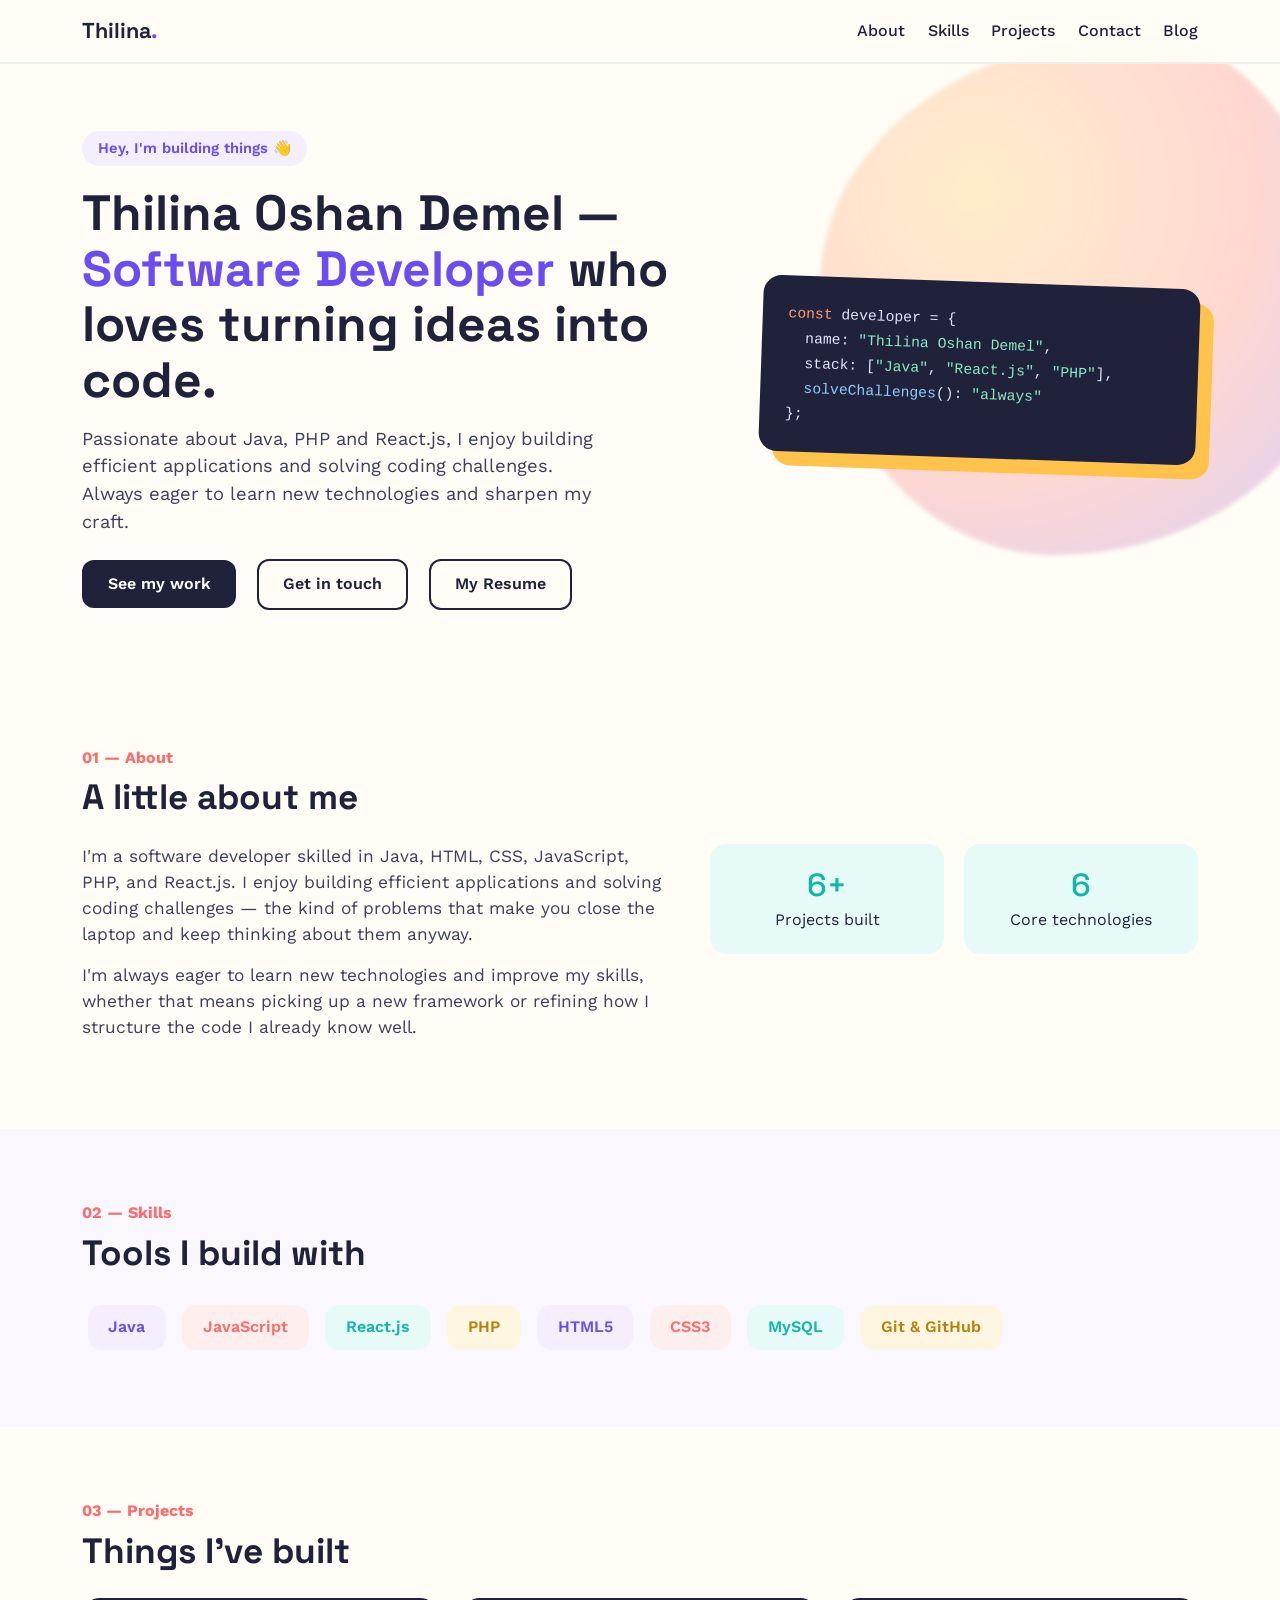
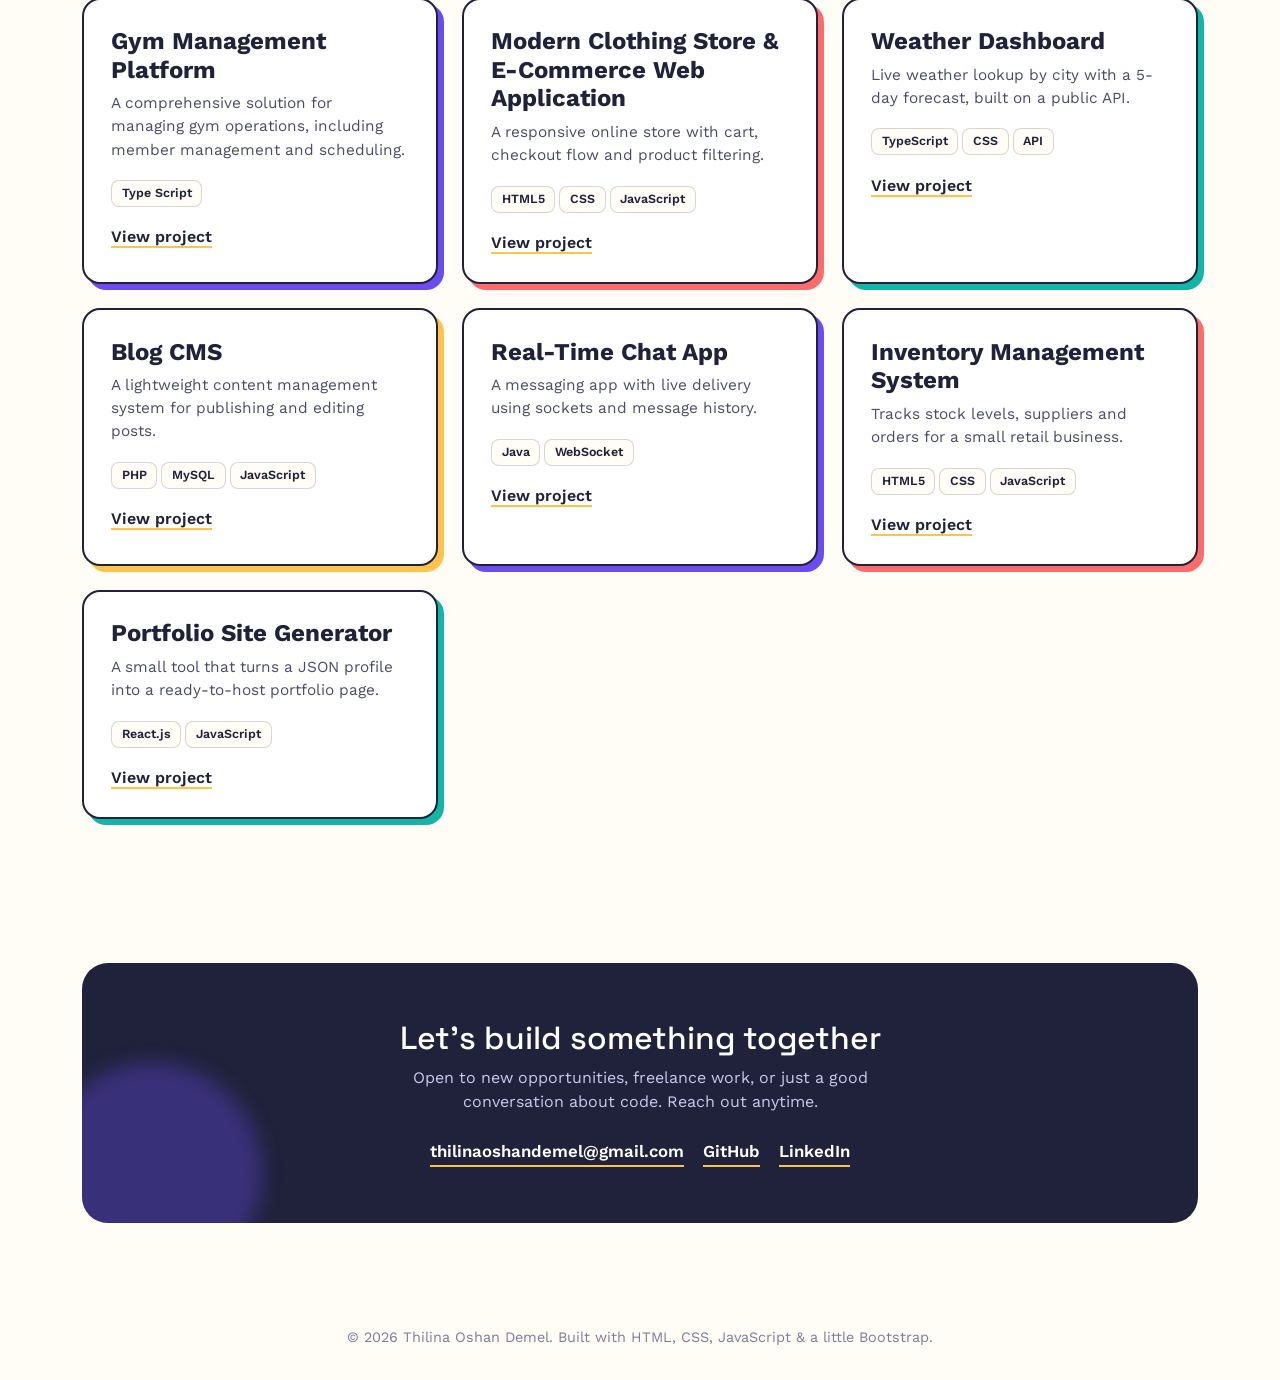
<file: index.html>
<!DOCTYPE html>
<html lang="en">

<head>
    <meta charset="UTF-8">
    <meta name="viewport" content="width=device-width, initial-scale=1.0">
    <title>Thilina Oshan Demel — Software Developer</title>

    <!-- Google Fonts -->
    <link rel="preconnect" href="https://fonts.googleapis.com">
    <link rel="preconnect" href="https://fonts.gstatic.com" crossorigin>
    <link
        href="https://fonts.googleapis.com/css2?family=Space+Grotesk:wght@500;600;700&family=Work+Sans:wght@400;500;600&display=swap"
        rel="stylesheet">

    <!-- Corrected Bootstrap 5.3.3 CSS -->
    <link href="https://cdn.jsdelivr.net/npm/bootstrap@5.3.3/dist/css/bootstrap.min.css" rel="stylesheet">

    <!-- Custom CSS (Relative Path) -->
    <link rel="stylesheet" href="asset/css/index.css">
    <link rel="icon" href="asset/img/mylogo.jpg" type="image/png">
</head>

<body>

    <!-- Navbar Placeholder -->
    <div id="navbar-placeholder"></div>

    <header class="hero" id="top">
        <div class="hero-blob"></div>
        <div class="container hero-content">
            <div class="row align-items-center g-5">
                <div class="col-lg-7">
                    <span class="eyebrow-tag">Hey, I'm building things 👋</span>
                    <h1>Thilina Oshan Demel — <em>Software Developer</em> who loves turning ideas into code.</h1>
                    <p class="lead-text">Passionate about Java, PHP and React.js, I enjoy building efficient
                        applications and solving coding challenges. Always eager to learn new technologies and sharpen
                        my craft.</p>
                    <div class="mt-4">
                        <a href="#projects" class="btn-playful me-3">See my work</a>
                        <a href="#contact" class="btn-outline-playful me-3">Get in touch</a>
                        <a href="/asset/cv/ThilinOshan.pdf" download="ThilinaOshan.pdf" class="btn-outline-playful">My Resume</a>
                    </div>
                </div>
                <div class="col-lg-5">
                    <div class="code-card">
                        <span class="kw">const</span> developer = {<br>
                        &nbsp;&nbsp;name: <span class="str">"Thilina Oshan Demel"</span>,<br>
                        &nbsp;&nbsp;stack: [<span class="str">"Java"</span>, <span class="str">"React.js"</span>, <span
                            class="str">"PHP"</span>],<br>
                        &nbsp;&nbsp;<span class="fn">solveChallenges</span>(): <span class="str">"always"</span><br>
                        };
                    </div>
                </div>
            </div>
        </div>
    </header>

    <section id="about">
        <div class="container">
            <div class="section-tag">01 — About</div>
            <h2 class="section-title">A little about me</h2>
            <div class="about-wrap">
                <div class="about-text">
                    <p>I'm a software developer skilled in Java, HTML, CSS, JavaScript, PHP, and React.js. I enjoy
                        building efficient applications and solving coding challenges — the kind of problems that make
                        you close the laptop and keep thinking about them anyway.</p>
                    <p>I'm always eager to learn new technologies and improve my skills, whether that means picking up a
                        new framework or refining how I structure the code I already know well.</p>
                </div>
                <div class="stat-row">
                    <div class="stat-box">
                        <h3>6+</h3>
                        <p class="mb-0">Projects built</p>
                    </div>
                    <div class="stat-box">
                        <h3>6</h3>
                        <p class="mb-0">Core technologies</p>
                    </div>
                </div>
            </div>
        </div>
    </section>

    <section id="skills" style="background:#FBF7FF;">
        <div class="container">
            <div class="section-tag">02 — Skills</div>
            <h2 class="section-title">Tools I build with</h2>
            <div>
                <span class="skill-pill p1">Java</span>
                <span class="skill-pill p2">JavaScript</span>
                <span class="skill-pill p3">React.js</span>
                <span class="skill-pill p4">PHP</span>
                <span class="skill-pill p1">HTML5</span>
                <span class="skill-pill p2">CSS3</span>
                <span class="skill-pill p3">MySQL</span>
                <span class="skill-pill p4">Git &amp; GitHub</span>
            </div>
        </div>
    </section>

    <section id="projects">
        <div class="container">
            <div class="section-tag">03 — Projects</div>
            <h2 class="section-title">Things I've built</h2>
            <div class="row g-4">

                <div class="col-md-6 col-lg-4">
                    <div class="project-card card-accent-1">
                        <h4>Gym Management Platform</h4>
                        <p>A comprehensive solution for managing gym operations, including member management and scheduling.</p>
                        <div><span class="tech-tag">Type Script</span></div>
                        <div class="mt-3"><a class="project-link" href="https://fit-pulse-psi.vercel.app/" target="_blank">View project</a></div>
                    </div>
                </div>

                <div class="col-md-6 col-lg-4">
                    <div class="project-card card-accent-2">
                        <h4>Modern Clothing Store & E-Commerce Web Application</h4>
                        <p>A responsive online store with cart, checkout flow and product filtering.</p>
                        <div><span class="tech-tag">HTML5</span><span class="tech-tag">CSS</span><span
                                class="tech-tag">JavaScript</span></div>
                        <div class="mt-3"><a class="project-link" href="https://sky-nine-puce.vercel.app/" target="_blank">View
                                project</a></div>
                    </div>
                </div>

                <div class="col-md-6 col-lg-4">
                    <div class="project-card card-accent-3">
                        <h4>Weather Dashboard</h4>
                        <p>Live weather lookup by city with a 5-day forecast, built on a public API.</p>
                        <div><span class="tech-tag">TypeScript</span><span class="tech-tag">CSS</span><span
                                class="tech-tag">API</span></div>
                        <div class="mt-3"><a class="project-link" href="https://thilina-oshan.github.io/Weatherline/" target="_blank">View project</a></div>
                    </div>
                </div>

                <div class="col-md-6 col-lg-4">
                    <div class="project-card card-accent-4">
                        <h4>Blog CMS</h4>
                        <p>A lightweight content management system for publishing and editing posts.</p>
                        <div><span class="tech-tag">PHP</span><span class="tech-tag">MySQL</span><span
                                class="tech-tag">JavaScript</span></div>
                        <div class="mt-3"><a class="project-link" href="#" target="_blank">View project</a></div>
                    </div>
                </div>

                <div class="col-md-6 col-lg-4">
                    <div class="project-card card-accent-1">
                        <h4>Real-Time Chat App</h4>
                        <p>A messaging app with live delivery using sockets and message history.</p>
                        <div><span class="tech-tag">Java</span><span class="tech-tag">WebSocket</span></div>
                        <div class="mt-3"><a class="project-link" href="#">View project</a></div>
                    </div>
                </div>

                <div class="col-md-6 col-lg-4">
                    <div class="project-card card-accent-2">
                        <h4>Inventory Management System</h4>
                        <p>Tracks stock levels, suppliers and orders for a small retail business.</p>
                        <div><span class="tech-tag">HTML5</span><span class="tech-tag">CSS</span><span
                                class="tech-tag">JavaScript</span></div>
                        <div class="mt-3"><a class="project-link" href="https://stock-management-system-ten-pi.vercel.app/" target="_blank">View project</a></div>
                    </div>
                </div>

                <div class="col-md-6 col-lg-4">
                    <div class="project-card card-accent-3">
                        <h4>Portfolio Site Generator</h4>
                        <p>A small tool that turns a JSON profile into a ready-to-host portfolio page.</p>
                        <div><span class="tech-tag">React.js</span><span class="tech-tag">JavaScript</span></div>
                        <div class="mt-3"><a class="project-link" href="#" target="_blank">View project</a></div>
                    </div>
                </div>

            </div>
        </div>
    </section>

    <section id="contact">
        <div class="container">
            <div class="contact-band">
                <h2>Let's build something together</h2>
                <p>Open to new opportunities, freelance work, or just a good conversation about code. Reach out anytime.
                </p>
                <div class="contact-links">
                    <a href="mailto:thilinaoshandemel@gmail.com">thilinaoshandemel@gmail.com</a>
                    <a href="https://github.com/Thilina-Oshan" target="_blank" rel="noopener">GitHub</a>
                    <a href="https://linkedin.com/in/thilina-oshan-demel-9326212ba" target="_blank" rel="noopener">LinkedIn</a>
                </div>
            </div>
        </div>
    </section>

    <!-- Footer Placeholder -->
    <div id="footer-placeholder"></div>

    <!-- Corrected Bootstrap 5.3.3 JS Bundle -->
    <script src="https://cdn.jsdelivr.net/npm/bootstrap@5.3.3/dist/js/bootstrap.bundle.min.js"></script>

    <!-- Custom Main JS (Relative Path) -->
    <script src="asset/js/main.js"></script>

</body>
</file>
<file: asset/css/index.css>
/* ==========================================================================
   1. ROOT VARIABLES & GLOBAL STYLES
   ========================================================================== */
:root {
    --bg: #FFFDF6;
    --ink: #20223B;
    --violet: #6C4CF1;
    --coral: #FF6B6B;
    --teal: #12B5A6;
    --sun: #FFC24B;
    --card1: #F4EEFF;
    --card2: #FFEEEE;
    --card3: #E6FBF8;
    --card4: #FFF6E2;
}

* {
    box-sizing: border-box;
}

html {
    scroll-behavior: smooth;
    scroll-padding-top: 80px;
    /* Ensures smooth scroll stops cleanly below fixed navbar */
}

body {
    background: var(--bg);
    color: var(--ink);
    font-family: 'Work Sans', sans-serif;
    margin: 0;
    overflow-x: hidden;
    padding-top: 75px;
    /* Offset for fixed header */
}

h1,
h2,
h3,
.brand {
    font-family: 'Space Grotesk', sans-serif;
}

a {
    text-decoration: none;
}

/* ==========================================================================
   NAVBAR & BRAND STYLES
   ========================================================================== */
.navbar-custom {
    position: fixed;
    top: 0;
    left: 0;
    width: 100%;
    padding: 0.8rem 0;
    background: rgba(255, 253, 246, 0.95);
    backdrop-filter: blur(8px);
    -webkit-backdrop-filter: blur(8px);
    z-index: 1030;
    border-bottom: 2px solid rgba(32, 34, 59, 0.06);
}

.navbar-brand-group {
    display: inline-flex;
    align-items: center;
    gap: 10px;
    text-decoration: none;
}

.brand {
    font-family: 'Space Grotesk', sans-serif;
    font-weight: 700;
    font-size: 1.35rem;
    color: var(--ink);
    line-height: 1;
}

.brand span {
    color: var(--violet);
}

.nav-link-custom {
    color: var(--ink) !important;
    font-weight: 500;
    margin-left: 1.4rem;
    position: relative;
    display: inline-block;
    padding: 0.4rem 0;
    transition: color 0.2s ease;
}

/* Dynamic Hover Underline (Desktop) */
.nav-link-custom::after {
    content: "";
    position: absolute;
    left: 0;
    bottom: -2px;
    width: 0;
    height: 3px;
    background: var(--coral);
    border-radius: 3px;
    transition: width 0.25s ease;
}

.nav-link-custom:hover::after {
    width: 100%;
}

/* Custom Toggler Focus & Border */
.navbar-toggler {
    border: 2px solid var(--ink);
    padding: 0.35rem 0.6rem;
    border-radius: 8px;
}

.navbar-toggler:focus {
    box-shadow: none;
}

/* ==========================================================================
   MOBILE RESPONSIVE ADJUSTMENTS (< 768px)
   ========================================================================== */
@media (max-width: 767.98px) {
    .navbar-collapse {
        background: #FFFDF6;
        padding: 1rem 1.25rem;
        border-radius: 12px;
        margin-top: 0.75rem;
        border: 2px solid var(--ink);
        box-shadow: 6px 6px 0px var(--sun);
    }

    .navbar-nav {
        display: flex;
        flex-direction: column;
        align-items: stretch;
    }

    .nav-link-custom {
        margin-left: 0;
        display: block;
        padding: 0.65rem 0;
        font-size: 1.05rem;
        border-bottom: 1px solid rgba(32, 34, 59, 0.08);
    }

    .nav-link-custom:last-child {
        border-bottom: none;
    }

    /* Disable underline animation on mobile and highlight background instead */
    .nav-link-custom::after {
        display: none;
    }

    .nav-link-custom:hover {
        color: var(--violet) !important;
        padding-left: 0.4rem;
    }
}

/* ==========================================================================
   3. HERO SECTION
   ========================================================================== */
.hero {
    padding: 3.5rem 0 4rem;
    position: relative;
}

.hero-blob {
    position: absolute;
    right: -60px;
    top: -40px;
    width: 520px;
    height: 520px;
    background: radial-gradient(circle at 30% 30%, var(--sun), var(--coral) 55%, var(--violet) 100%);
    border-radius: 62% 38% 55% 45% / 48% 55% 45% 52%;
    opacity: 0.25;
    filter: blur(2px);
    z-index: 0;
}

.hero-content {
    position: relative;
    z-index: 1;
}

.eyebrow-tag {
    display: inline-block;
    background: var(--card1);
    color: var(--violet);
    padding: 0.4rem 1rem;
    border-radius: 30px;
    font-weight: 600;
    font-size: 0.92rem;
    margin-bottom: 1.2rem;
}

.hero h1 {
    font-size: 3.1rem;
    font-weight: 700;
    line-height: 1.12;
    margin-bottom: 1.1rem;
}

.hero h1 em {
    font-style: normal;
    color: var(--violet);
}

.hero p.lead-text {
    font-size: 1.15rem;
    max-width: 520px;
    color: #3d3f5c;
}

.btn-playful {
    background: var(--ink);
    color: #fff;
    border: none;
    padding: 0.75rem 1.6rem;
    border-radius: 12px;
    font-weight: 600;
    transition: transform 0.18s ease, background 0.18s ease;
    display: inline-block;
}

.btn-playful:hover {
    background: var(--violet);
    color: #fff;
    transform: translateY(-3px);
}

.btn-outline-playful {
    border: 2px solid var(--ink);
    color: var(--ink);
    padding: 0.7rem 1.5rem;
    border-radius: 12px;
    font-weight: 600;
    transition: all 0.18s ease;
    display: inline-block;
}

.btn-outline-playful:hover {
    background: var(--ink);
    color: #fff;
}

.code-card {
    background: var(--ink);
    color: #dfe3ff;
    border-radius: 18px;
    padding: 1.6rem;
    font-family: monospace;
    font-size: 0.92rem;
    line-height: 1.7;
    box-shadow: 14px 14px 0 var(--sun);
    transform: rotate(2deg);
    word-break: break-word;
}

.code-card .kw {
    color: #ff9d76;
}

.code-card .str {
    color: #8be9c1;
}

.code-card .fn {
    color: #8ecbff;
}

/* ==========================================================================
   4. SECTIONS & LAYOUT COMPONENTS
   ========================================================================== */
section {
    padding: 4.5rem 0;
}

.section-tag {
    color: var(--coral);
    font-weight: 700;
    font-size: 1rem;
    margin-bottom: 0.4rem;
}

h2.section-title {
    font-size: 2.2rem;
    font-weight: 700;
    margin-bottom: 1.6rem;
}

.about-wrap {
    display: flex;
    gap: 2.5rem;
    flex-wrap: wrap;
    align-items: flex-start;
}

.about-text {
    flex: 1 1 420px;
    font-size: 1.08rem;
    color: #3d3f5c;
}

.stat-row {
    display: flex;
    gap: 1.2rem;
    flex: 1 1 320px;
    flex-wrap: wrap;
}

.stat-box {
    background: var(--card3);
    border-radius: 16px;
    padding: 1.4rem;
    flex: 1 1 140px;
    text-align: center;
}

.stat-box h3 {
    font-size: 2rem;
    color: var(--teal);
    margin-bottom: 0.2rem;
}

.skill-pill {
    display: inline-flex;
    align-items: center;
    gap: 0.5rem;
    padding: 0.65rem 1.3rem;
    border-radius: 14px;
    font-weight: 600;
    margin: 0.35rem;
    font-size: 1rem;
}

.p1 {
    background: var(--card1);
    color: var(--violet);
}

.p2 {
    background: var(--card2);
    color: var(--coral);
}

.p3 {
    background: var(--card3);
    color: var(--teal);
}

.p4 {
    background: var(--card4);
    color: #B5820A;
}

/* ==========================================================================
   5. PROJECT CARDS
   ========================================================================== */
.project-card {
    border-radius: 18px;
    padding: 1.7rem;
    height: 100%;
    border: 2px solid var(--ink);
    transition: transform 0.2s ease, box-shadow 0.2s ease;
    background: #fff;
}

.project-card:hover {
    transform: translateY(-6px);
}

.project-card h4 {
    font-weight: 700;
    margin-bottom: 0.5rem;
}

.project-card p {
    color: #4a4c68;
    font-size: 0.96rem;
}

.tech-tag {
    display: inline-block;
    font-size: 0.78rem;
    font-weight: 600;
    padding: 0.2rem 0.6rem;
    border-radius: 8px;
    margin: 0.15rem 0.25rem 0.15rem 0;
    background: var(--bg);
    border: 1px solid rgba(32, 34, 59, 0.18);
}

.card-accent-1 {
    box-shadow: 6px 6px 0 var(--violet);
}

.card-accent-2 {
    box-shadow: 6px 6px 0 var(--coral);
}

.card-accent-3 {
    box-shadow: 6px 6px 0 var(--teal);
}

.card-accent-4 {
    box-shadow: 6px 6px 0 var(--sun);
}

.project-link {
    font-weight: 600;
    color: var(--ink);
    border-bottom: 2px solid var(--sun);
}

.project-link:hover {
    color: var(--violet);
}

/* ==========================================================================
   6. CONTACT SECTION & FOOTER
   ========================================================================== */
.contact-band {
    background: var(--ink);
    color: #fff;
    border-radius: 26px;
    padding: 3.5rem 2.5rem;
    text-align: center;
    position: relative;
    overflow: hidden;
}

.contact-band::before {
    content: "";
    position: absolute;
    left: -40px;
    bottom: -60px;
    width: 220px;
    height: 220px;
    background: var(--violet);
    border-radius: 50%;
    opacity: 0.35;
    filter: blur(10px);
}

.contact-band h2 {
    color: #fff;
}

.contact-band p {
    color: #c9caee;
    max-width: 480px;
    margin: 0 auto 1.6rem;
}

.contact-links {
    position: relative;
    z-index: 1;
    display: flex;
    justify-content: center;
    align-items: center;
    gap: 1.2rem;
    flex-wrap: wrap;
}

.contact-links a {
    color: #fff;
    font-weight: 600;
    font-size: 1.05rem;
    border-bottom: 2px solid var(--sun);
}

.contact-links a:hover {
    color: var(--sun);
}

footer {
    text-align: center;
    padding: 2rem 1rem;
    color: #7b7d9b;
    font-size: 0.9rem;
}

/* ==========================================================================
   7. FULL RESPONSIVE MEDIA QUERIES
   ========================================================================== */
@media (max-width: 767.98px) {
    body {
        padding-top: 65px;
    }

    /* Clean Expanded Mobile Menu Styling */
    .navbar-collapse {
        background: rgba(255, 253, 246, 0.98);
        padding: 1rem 1.5rem;
        border-radius: 12px;
        margin-top: 0.5rem;
        box-shadow: 0 10px 25px rgba(0, 0, 0, 0.08);
        border: 1px solid rgba(32, 34, 59, 0.08);
    }

    .nav-link-custom {
        margin-left: 0;
        display: block;
        padding: 0.6rem 0;
        font-size: 1.05rem;
        border-bottom: 1px solid rgba(32, 34, 59, 0.05);
    }

    .nav-link-custom::after {
        display: none;
    }

    /* Hero Responsive Adjustments */
    .hero {
        padding: 2rem 0 3rem;
    }

    .hero h1 {
        font-size: 2.1rem;
    }

    .hero p.lead-text {
        font-size: 1rem;
    }

    .hero-blob {
        width: 280px;
        height: 280px;
        right: -20px;
        top: -20px;
    }

    .code-card {
        transform: none;
        box-shadow: 8px 8px 0 var(--sun);
        margin-top: 1rem;
        padding: 1.2rem;
        font-size: 0.85rem;
    }

    .stat-row {
        width: 100%;
    }

    .contact-band {
        padding: 2.5rem 1.2rem;
    }

    .contact-links {
        flex-direction: column;
        gap: 0.8rem;
    }
}

@media (max-width: 480px) {
    .hero h1 {
        font-size: 1.8rem;
    }

    .btn-playful,
    .btn-outline-playful {
        width: 100%;
        text-align: center;
        margin-bottom: 0.8rem;
    }

    .btn-playful.me-3 {
        margin-right: 0 !important;
    }
}
</file>
